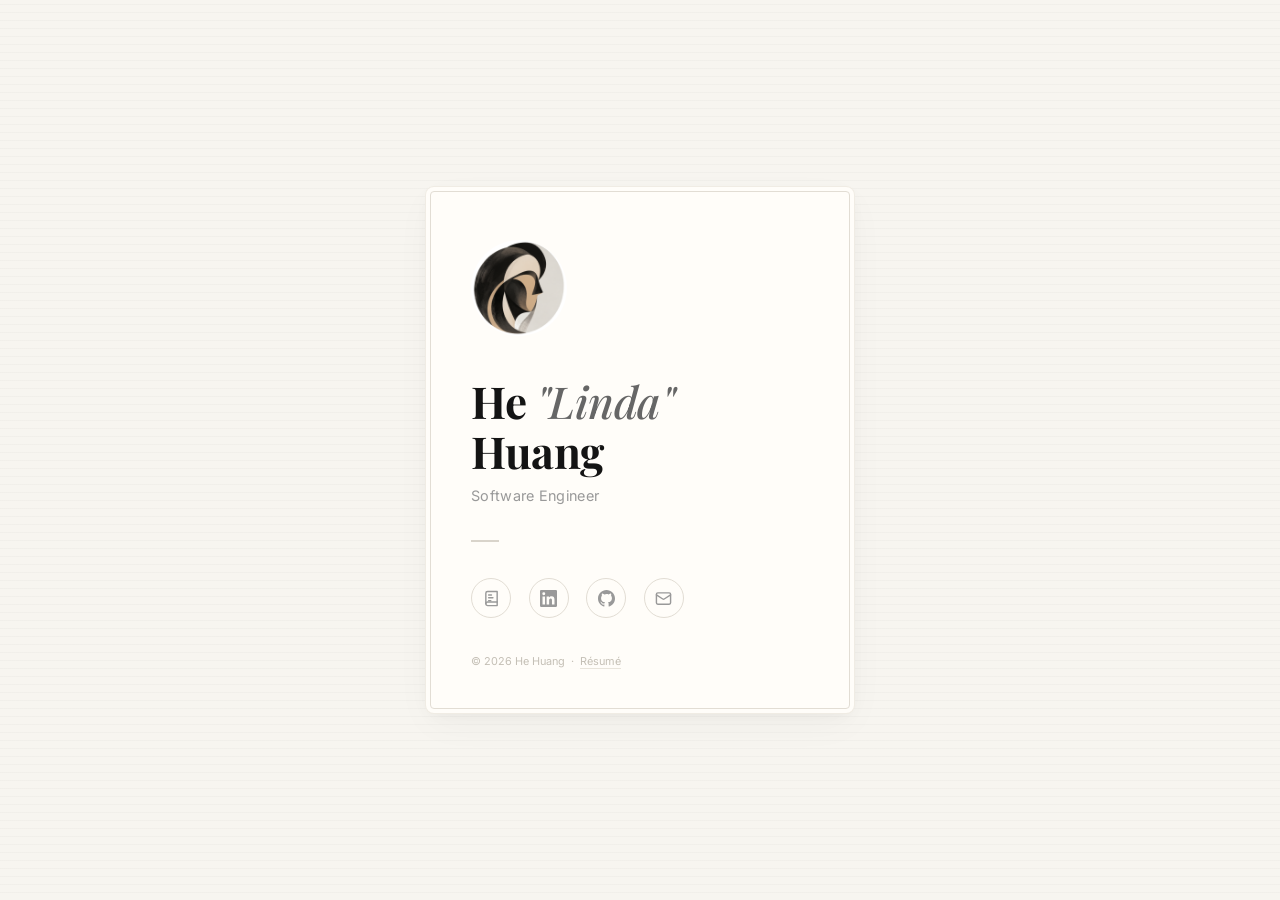
<file: index.html>
<!DOCTYPE html>
<html lang="en">
<head>
    <meta charset="UTF-8" />
    <meta name="viewport" content="width=device-width, initial-scale=1.0" />
    <title>He "Linda" Huang</title>
    <link rel="icon" type="image/svg+xml" href="favicon.svg" />
    <link rel="apple-touch-icon" href="images/apple-touch-icon.png" />
    <link rel="preconnect" href="https://fonts.googleapis.com" />
    <link rel="preconnect" href="https://fonts.gstatic.com" crossorigin />
    <link href="https://fonts.googleapis.com/css2?family=Playfair+Display:ital,wght@0,500;0,700;1,500&family=Inter:wght@400;500&display=swap" rel="stylesheet" />
    <style>
        *, *::before, *::after { box-sizing: border-box; margin: 0; padding: 0; }
        html { -webkit-font-smoothing: antialiased; -moz-osx-font-smoothing: grayscale; }

        body {
            font-family: "Inter", -apple-system, BlinkMacSystemFont, "Segoe UI", Roboto, sans-serif;
            font-weight: 400;
            color: #1a1a1a;
            min-height: 100vh;
            display: flex;
            align-items: center;
            justify-content: center;
            padding: 2rem;
            /* Paper-like background: warm tone + faint horizontal lines */
            background-color: #f7f5f0;
            background-image:
                repeating-linear-gradient(
                    0deg,
                    transparent,
                    transparent 7px,
                    rgba(0,0,0,0.025) 7px,
                    rgba(0,0,0,0.025) 8px
                );
        }

        /* ── Card container ── */
        .card {
            max-width: 420px;
            width: 100%;
            background: #fffdf9;
            border: 1px solid #e2ddd4;
            border-radius: 4px;
            padding: 3rem 2.5rem 2.5rem;
            /* 替换旧的阴影和 outline，用一层特殊的 shadow 完美模拟双边框 */
            box-shadow:
                0 0 0 4px #fffdf9,         /* 模拟 4px 的白色间隙 */
                0 0 0 5px #f0ece4,         /* 模拟原先 1px 的外边框 */
                0 1px 2px rgba(0,0,0,0.04),
                0 4px 16px rgba(0,0,0,0.05),
                0 12px 40px rgba(0,0,0,0.04);
            animation: fadeUp 1s cubic-bezier(0.16, 1, 0.3, 1) both;
        }
        @keyframes fadeUp {
            from { opacity: 0; transform: translateY(20px); }
            to   { opacity: 1; transform: translateY(0); }
        }

        /* ── Avatar ── */
        .avatar {
            width: 96px;
            height: 96px;
            border-radius: 50%;
            object-fit: cover;
            margin-bottom: 2.25rem;
        }

        /* ── Name ── */
        .name {
            font-family: "Playfair Display", Georgia, "Times New Roman", serif;
            font-weight: 700;
            font-size: 2.75rem;
            line-height: 1.15;
            letter-spacing: -0.5px;
            color: #141414;
            margin-bottom: 0.65rem;
        }
        .name em {
            font-style: italic;
            font-weight: 500;
            color: #666;
        }

        /* ── Title ── */
        .title {
            font-weight: 400;
            font-size: 0.9rem;
            color: #999;
            letter-spacing: 0.3px;
            margin-bottom: 2.25rem;
        }

        /* ── Separator ── */
        .sep {
            width: 28px;
            height: 2px;
            background: #d9d4cb;
            margin-bottom: 2.25rem;
        }

        /* ── Social links ── */
        .links {
            display: flex;
            gap: 1.1rem;
            flex-wrap: wrap;
        }
        .links a {
            display: inline-flex;
            align-items: center;
            justify-content: center;
            width: 40px;
            height: 40px;
            border-radius: 50%;
            color: #999;
            background: transparent;
            border: 1px solid #e2ddd4;
            text-decoration: none;
            transition: all 0.25s ease;
        }
        .links a svg {
            width: 17px;
            height: 17px;
        }
        .links a:hover {
            color: #141414;
            border-color: #999;
            transform: translateY(-2px);
        }

        /* ── Footer ── */
        .footer {
            margin-top: 2.25rem;
            font-size: 0.68rem;
            color: #c4bfb5;
        }
        .footer a {
            color: #c4bfb5;
            text-decoration: none;
            border-bottom: 1px solid #e8e4db;
            transition: all 0.2s;
        }
        .footer a:hover {
            color: #666;
            border-bottom-color: #999;
        }

        /* ── Responsive ── */
        @media (max-width: 480px) {
            body { padding: 1.25rem; }
            .card {
                padding: 2.25rem 1.5rem 1.75rem;
            }
            .name { font-size: 2.1rem; }
        }

        @media (prefers-reduced-motion: reduce) {
            .card { animation: none; }
        }
    </style>
</head>
<body>
    <main class="card">
        <img class="avatar" src="images/avatar-new.png" alt="He Huang" />

        <h1 class="name">He <em>"Linda"</em><br>Huang</h1>

        <p class="title">Software Engineer</p>

        <div class="sep" aria-hidden="true"></div>

        <nav class="links" aria-label="Social links">
            <a href="https://blog.1mether.me/" target="_blank" rel="noopener" aria-label="Blog" title="Blog">
                <svg viewBox="0 0 24 24" fill="none" stroke="currentColor" stroke-width="2" stroke-linecap="round" stroke-linejoin="round">
                    <path d="M4 19.5A2.5 2.5 0 0 1 6.5 17H20"/><path d="M6.5 2H20v20H6.5A2.5 2.5 0 0 1 4 19.5v-15A2.5 2.5 0 0 1 6.5 2z"/>
                    <polyline points="8,7 12,7"/><polyline points="8,11 14,11"/><polyline points="8,15 11,15"/>
                </svg>
            </a>
            <a href="https://www.linkedin.com/in/locoda/" target="_blank" rel="noopener" aria-label="LinkedIn" title="LinkedIn">
                <svg viewBox="0 0 24 24" fill="currentColor">
                    <path d="M20.447 20.452h-3.554v-5.569c0-1.328-.027-3.037-1.852-3.037-1.853 0-2.136 1.445-2.136 2.939v5.667H9.351V9h3.414v1.561h.046c.477-.9 1.637-1.85 3.37-1.85 3.601 0 4.267 2.37 4.267 5.455v6.286zM5.337 7.433a2.062 2.062 0 0 1-2.063-2.065 2.064 2.064 0 1 1 2.063 2.065zm1.782 13.019H3.555V9h3.564v11.452zM22.225 0H1.771C.792 0 0 .774 0 1.729v20.542C0 23.227.792 24 1.771 24h20.451C23.2 24 24 23.227 24 22.271V1.729C24 .774 23.2 0 22.222 0h.003z"/>
                </svg>
            </a>
            <a href="https://github.com/locoda" target="_blank" rel="noopener" aria-label="GitHub" title="GitHub">
                <svg viewBox="0 0 24 24" fill="currentColor">
                    <path d="M12 0C5.374 0 0 5.373 0 12c0 5.302 3.438 9.8 8.207 11.387.599.111.793-.261.793-.577v-2.234c-3.338.726-4.033-1.416-4.033-1.416-.546-1.387-1.333-1.756-1.333-1.756-1.089-.745.083-.729.083-.729 1.205.084 1.839 1.237 1.839 1.237 1.07 1.834 2.807 1.304 3.492.997.107-.775.418-1.305.762-1.604-2.665-.305-5.467-1.334-5.467-5.931 0-1.311.469-2.381 1.236-3.221-.124-.303-.535-1.524.117-3.176 0 0 1.008-.322 3.301 1.23A11.509 11.509 0 0 1 12 5.803c1.02.005 2.047.138 3.006.404 2.291-1.552 3.297-1.23 3.297-1.23.653 1.653.242 2.874.118 3.176.77.84 1.235 1.911 1.235 3.221 0 4.609-2.807 5.624-5.479 5.921.43.372.823 1.102.823 2.222v3.293c0 .319.192.694.801.576C20.566 21.797 24 17.3 24 12c0-6.627-5.373-12-12-12z"/>
                </svg>
            </a>
            <a href="mailto:hhuang1206@gmail.com" aria-label="Email" title="Email">
                <svg viewBox="0 0 24 24" fill="none" stroke="currentColor" stroke-width="2" stroke-linecap="round" stroke-linejoin="round">
                    <rect x="2" y="4" width="20" height="16" rx="2"/><path d="m22 7-8.97 5.7a1.94 1.94 0 0 1-2.06 0L2 7"/>
                </svg>
            </a>
        </nav>

        <p class="footer">
            &copy; 2026 He Huang &nbsp;&middot;&nbsp; <a href="resume.pdf" target="_blank">Résumé</a>
        </p>
    </main>
</body>
</html>
</file>
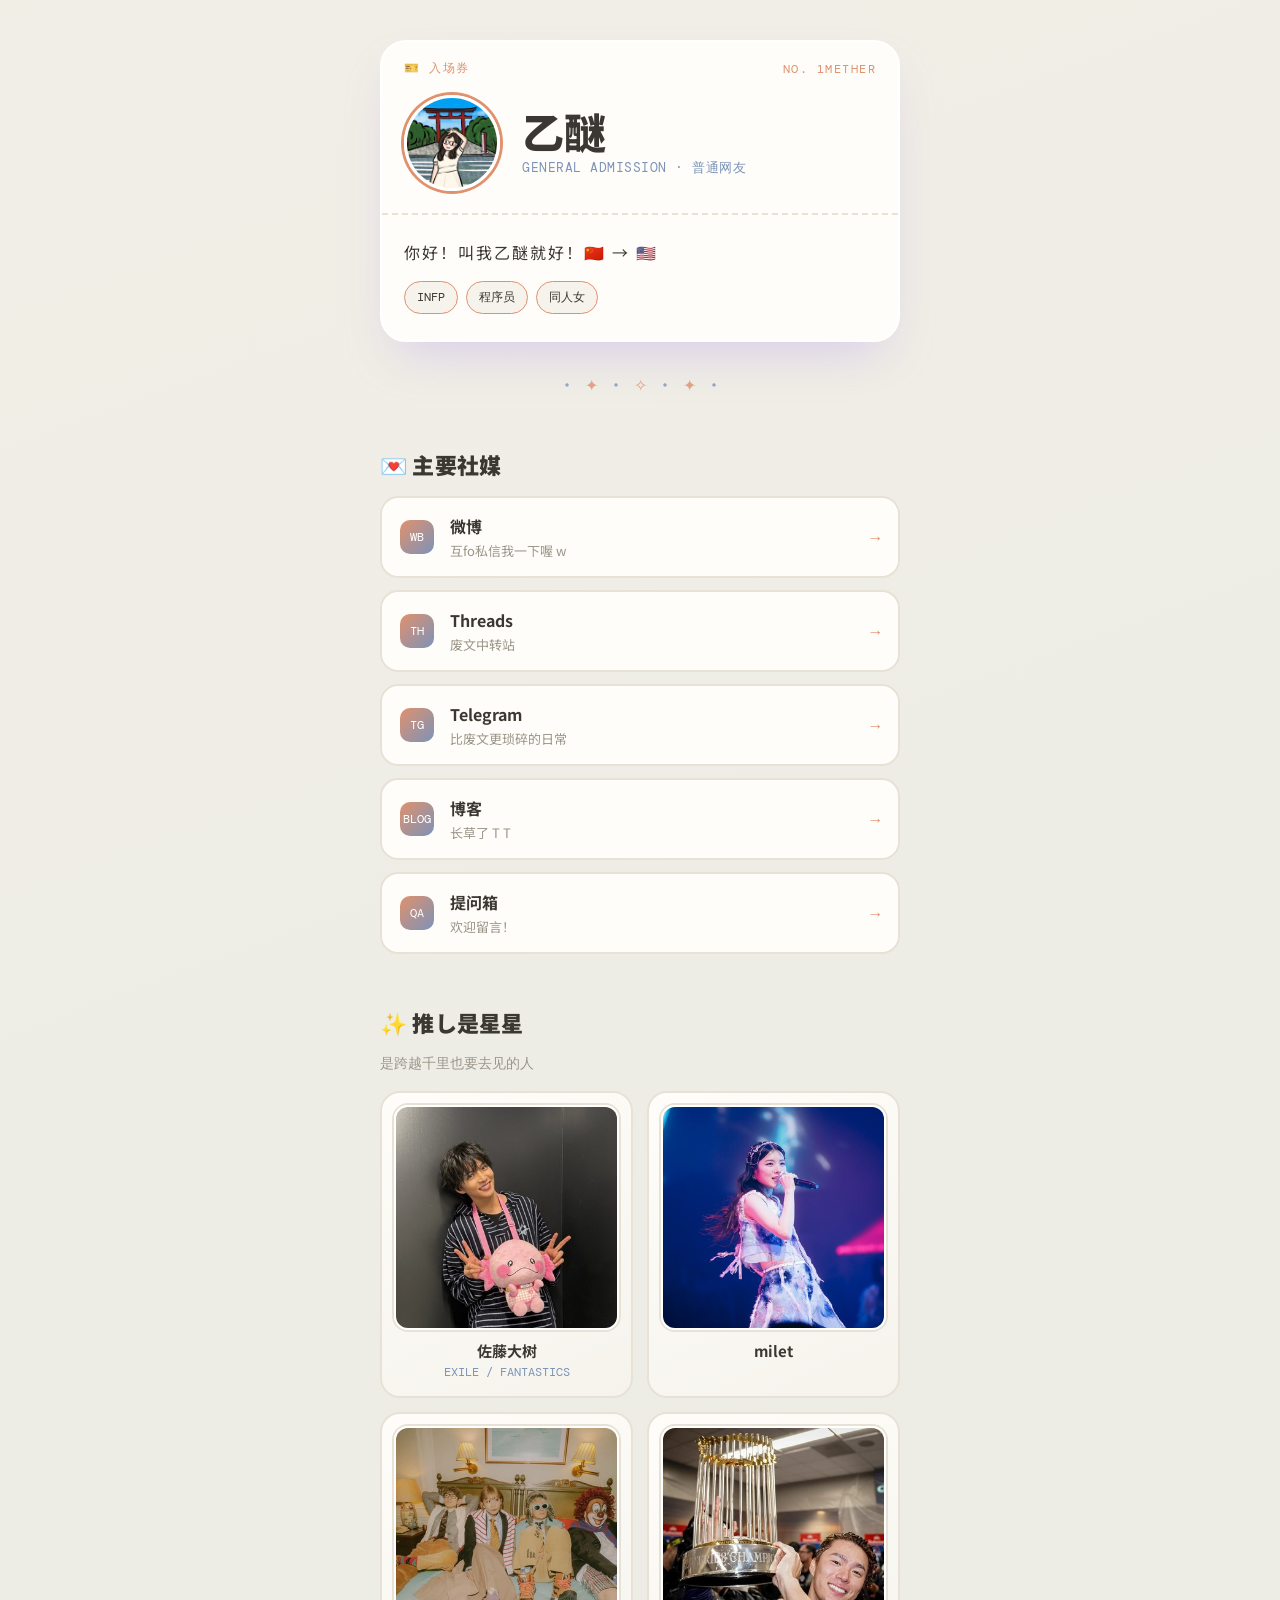
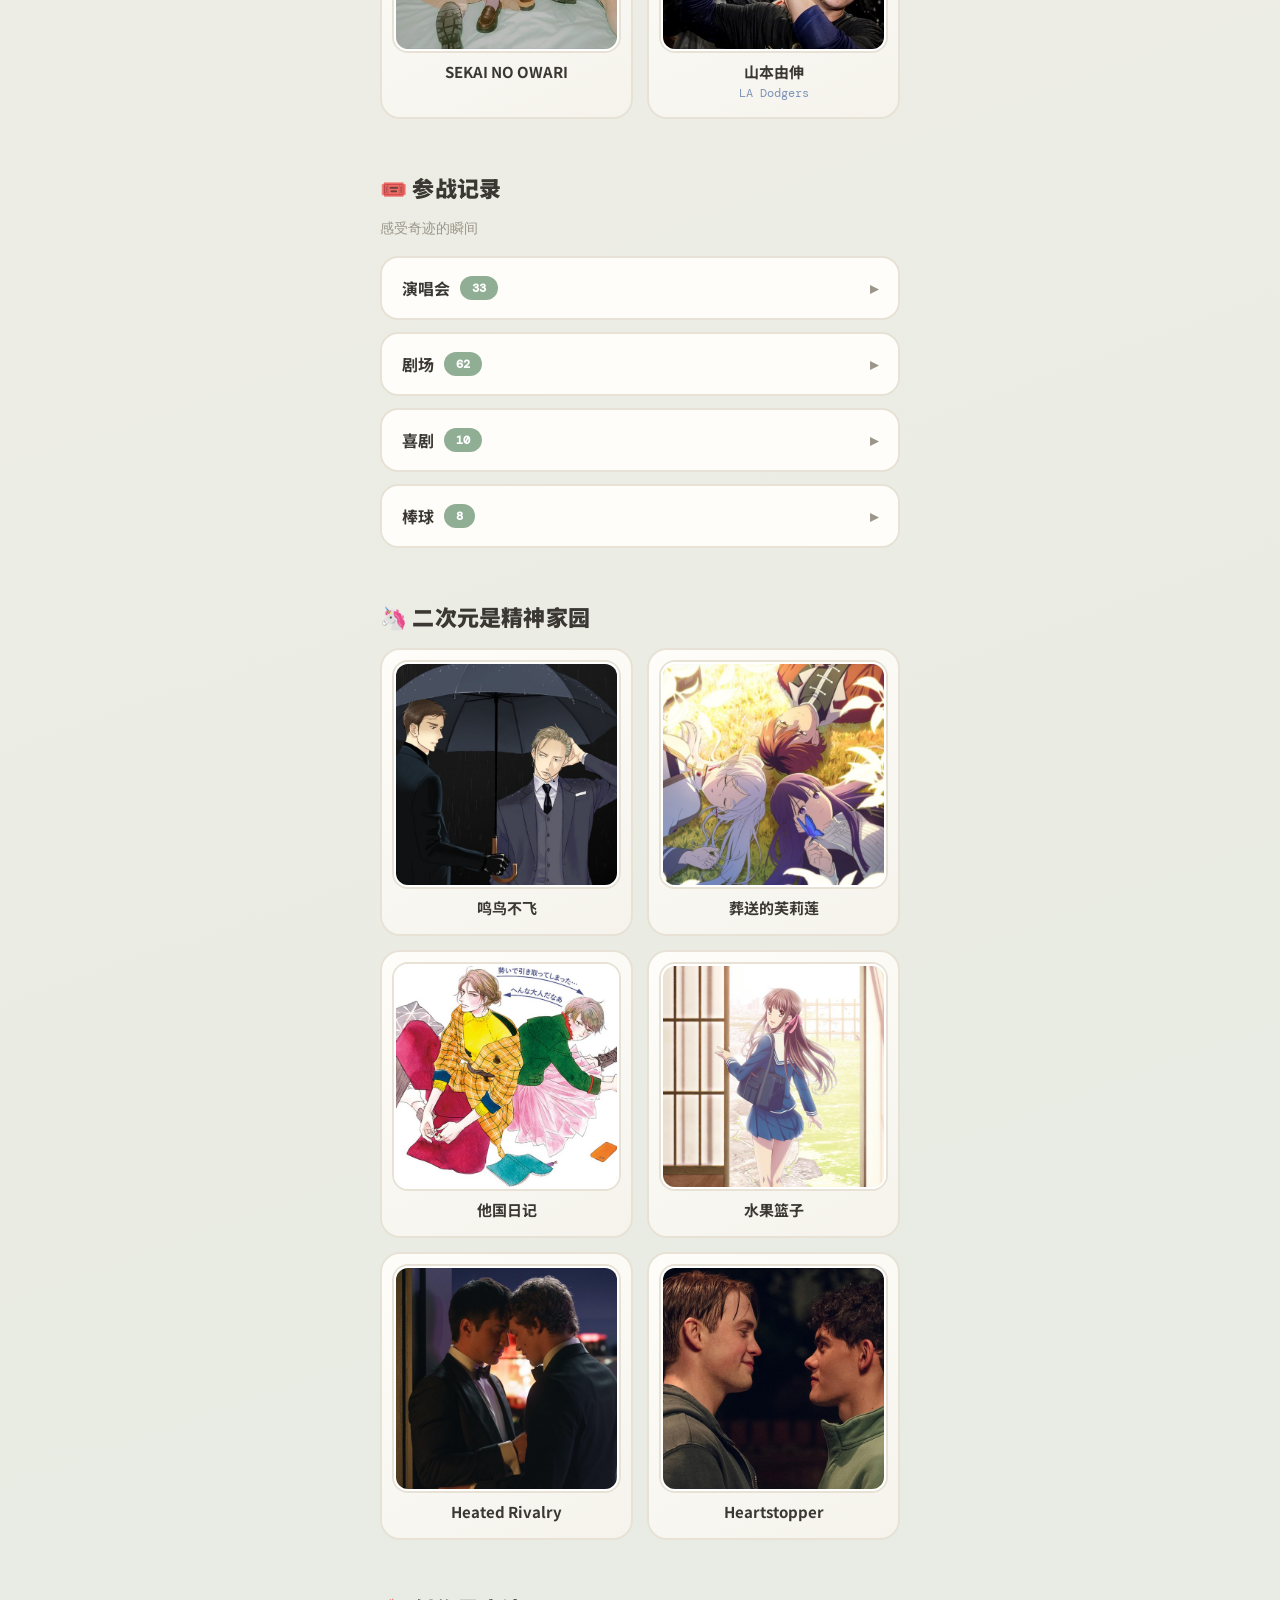
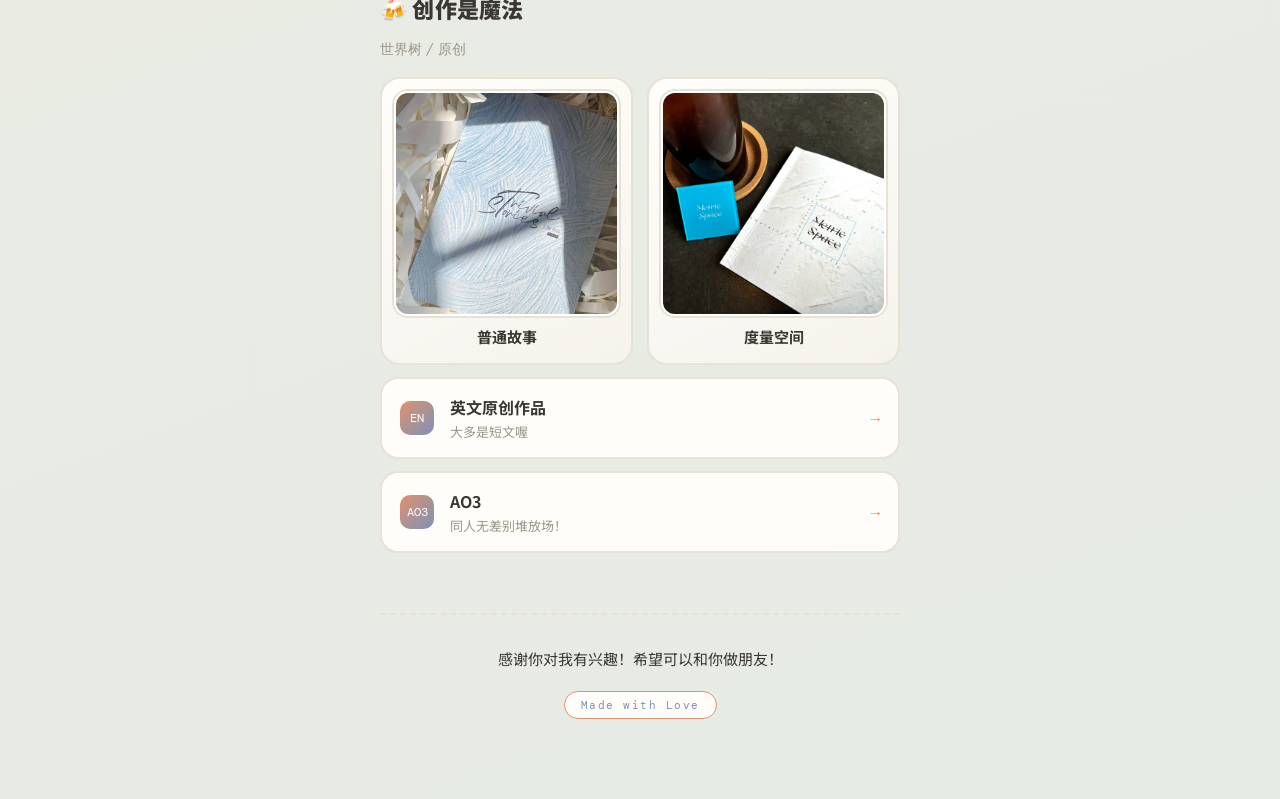
<file: links/index.html>
<!DOCTYPE html>
<html lang="zh">
<head>
<meta charset="UTF-8">
<meta name="viewport" content="width=device-width, initial-scale=1">
<title>乙醚 · 一点点关于我</title>
<link rel="icon" type="image/svg+xml" href="../favicon.svg" />
<link rel="preconnect" href="https://fonts.googleapis.com">
<link rel="preconnect" href="https://fonts.gstatic.com" crossorigin>
<link href="https://fonts.googleapis.com/css2?family=Outfit:wght@400;500;600;700&family=DM+Mono:wght@400;500&family=Quicksand:wght@400;500;600&family=Noto+Sans+SC:wght@400;500;700;900&display=swap" rel="stylesheet">
<link rel="stylesheet" href="../css/common.css">
</head>
<body>
<div class="wrap">

  <!-- HERO TICKET -->
  <div class="hero">
    <div class="hero-top">
      <span>🎫 入场券</span>
      <span>NO. 1METHER</span>
    </div>
    <div class="hero-main">
      <div class="avatar">
        <img src="../images/avatar.jpg" alt="乙醚">
      </div>
      <div class="hero-id">
        <div class="name">乙醚</div>
        <div class="role">GENERAL ADMISSION · 普通网友</div>
      </div>
    </div>
    <div class="tear"></div>
    <div class="hero-bio">
      <div class="flags">你好！叫我乙醚就好！🇨🇳 → 🇺🇸</div>
      <div class="hero-tags">
        <span>INFP</span>
        <span>程序员</span>
        <span>同人女</span>
      </div>
    </div>
  </div>

  <div class="barcode">
    <span>·</span><span>✦</span><span>·</span><span>✧</span><span>·</span><span>✦</span><span>·</span>
  </div>

  <!-- SOCIAL LINKS -->
  <div class="section-head"><h2 class="cjk">💌 主要社媒</h2></div>
  <a class="ticket-link" href="https://weibo.com/u/1864422312" target="_blank" rel="noopener">
      <span class="tl-code">WB</span>
      <span class="tl-body">
        <span class="tl-name">微博</span>
        <span class="tl-desc">互fo私信我一下喔 w</span>
      </span>
      <span class="tl-arrow">→</span>
    </a>
<a class="ticket-link" href="https://www.threads.com/@1mether" target="_blank" rel="noopener">
      <span class="tl-code">TH</span>
      <span class="tl-body">
        <span class="tl-name">Threads</span>
        <span class="tl-desc">废文中转站</span>
      </span>
      <span class="tl-arrow">→</span>
    </a>
<a class="ticket-link" href="https://t.me/ethersdaily" target="_blank" rel="noopener">
      <span class="tl-code">TG</span>
      <span class="tl-body">
        <span class="tl-name">Telegram</span>
        <span class="tl-desc">比废文更琐碎的日常</span>
      </span>
      <span class="tl-arrow">→</span>
    </a>
<a class="ticket-link" href="https://blog.1mether.me/" target="_blank" rel="noopener">
      <span class="tl-code">BLOG</span>
      <span class="tl-body">
        <span class="tl-name">博客</span>
        <span class="tl-desc">长草了 T T</span>
      </span>
      <span class="tl-arrow">→</span>
    </a>
<a class="ticket-link" href="https://pome.vip/enj6M7Xe" target="_blank" rel="noopener">
      <span class="tl-code">QA</span>
      <span class="tl-body">
        <span class="tl-name">提问箱</span>
        <span class="tl-desc">欢迎留言！</span>
      </span>
      <span class="tl-arrow">→</span>
    </a>

  <!-- OSHI -->
  <div class="section-head"><h2 class="cjk">✨ 推し是星星</h2></div>
  <div class="section-sub">是跨越千里也要去见的人</div>
  <div class="badges">
    <div class="badge">
      <img class="badge-photo" src="../images/oshi-taiki.jpg" alt="佐藤大树">
      <span class="badge-text">
        <span class="badge-group">佐藤大树</span>
        <span class="badge-person">EXILE / FANTASTICS</span>
      </span>
    </div>
<div class="badge">
      <img class="badge-photo" src="../images/oshi-milet.jpg" alt="milet">
      <span class="badge-text">
        <span class="badge-group">milet</span>
        
      </span>
    </div>
<div class="badge">
      <img class="badge-photo" src="../images/oshi-skno.jpg" alt="SEKAI NO OWARI">
      <span class="badge-text">
        <span class="badge-group">SEKAI NO OWARI</span>
        
      </span>
    </div>
<div class="badge">
      <img class="badge-photo" src="../images/oshi-yamamoto.jpg" alt="山本由伸">
      <span class="badge-text">
        <span class="badge-group">山本由伸</span>
        <span class="badge-person">LA Dodgers</span>
      </span>
    </div>
  </div>

  <!-- LOGS -->
  <div class="section-head"><h2 class="cjk">🎟️ 参战记录</h2></div>
  <div class="section-sub">感受奇迹的瞬间</div>

  <details class="log">
    <summary>
      <span class="log-meta">演唱会<span class="log-count">33</span></span>
      <span class="chev">▸</span>
    </summary>
    <div class="log-rows">
      <div class="row">
      <span class="row-date">2023.03.02</span>
      <span class="row-title">林宥嘉</span>
      <span class="row-venue">San Jose Center for the Performing Arts</span>
    </div>
<div class="row">
      <span class="row-date">2023.04.16</span>
      <span class="row-title">RADWIMPS</span>
      <span class="row-venue">San Jose Civic</span>
    </div>
<div class="row">
      <span class="row-date">2023.06.13</span>
      <span class="row-title">TWICE</span>
      <span class="row-venue">Oakland Arena</span>
    </div>
<div class="row">
      <span class="row-date">2023.08.05–06</span>
      <span class="row-title">HITC</span>
      <span class="row-venue">Rose Bowl</span>
    </div>
<div class="row">
      <span class="row-date">2023.10.28</span>
      <span class="row-title">milet</span>
      <span class="row-venue">広島文化学園HBGホール</span>
    </div>
<div class="row">
      <span class="row-date">2023.11.20</span>
      <span class="row-title">Everglow</span>
      <span class="row-venue">The Warfield</span>
    </div>
<div class="row">
      <span class="row-date">2024.03.16</span>
      <span class="row-title">IVE</span>
      <span class="row-venue">Oakland Arena</span>
    </div>
<div class="row">
      <span class="row-date">2024.03.29</span>
      <span class="row-title">Ado</span>
      <span class="row-venue">Peacock Theater</span>
    </div>
<div class="row">
      <span class="row-date">2024.04.21</span>
      <span class="row-title">YOASOBI</span>
      <span class="row-venue">The Warfield</span>
    </div>
<div class="row">
      <span class="row-date">2024.06.08</span>
      <span class="row-title">ITZY</span>
      <span class="row-venue">Oakland Arena</span>
    </div>
<div class="row">
      <span class="row-date">2024.07.11</span>
      <span class="row-title">NAOTO</span>
      <span class="row-venue">名古屋国際会議場</span>
    </div>
<div class="row">
      <span class="row-date">2024.07.12–13</span>
      <span class="row-title">SEKAI NO OWARI</span>
      <span class="row-venue">名古屋市国際展示場</span>
    </div>
<div class="row">
      <span class="row-date">2024.07.14–15</span>
      <span class="row-title">FANTASTICS</span>
      <span class="row-venue">幕張メッセ</span>
    </div>
<div class="row">
      <span class="row-date">2024.09.08</span>
      <span class="row-title">(G)I-DLE</span>
      <span class="row-venue">Oakland Arena</span>
    </div>
<div class="row">
      <span class="row-date">2024.10.08</span>
      <span class="row-title">XG</span>
      <span class="row-venue">Bill Graham Civic Auditorium</span>
    </div>
<div class="row">
      <span class="row-date">2024.11.30–12.01</span>
      <span class="row-title">milet</span>
      <span class="row-venue">台北流行音樂中心</span>
    </div>
<div class="row">
      <span class="row-date">2024.12.10</span>
      <span class="row-title">Kiss of Life</span>
      <span class="row-venue">The Warfield</span>
    </div>
<div class="row">
      <span class="row-date">2025.03.16</span>
      <span class="row-title">matsuri'25</span>
      <span class="row-venue">Peacock Theater</span>
    </div>
<div class="row">
      <span class="row-date">2025.03.29</span>
      <span class="row-title">Mayday</span>
      <span class="row-venue">Allegiant Stadium</span>
    </div>
<div class="row">
      <span class="row-date">2025.04.06</span>
      <span class="row-title">米津玄师</span>
      <span class="row-venue">Youtube Theater</span>
    </div>
<div class="row">
      <span class="row-date">2025.04.15</span>
      <span class="row-title">羊文学</span>
      <span class="row-venue">August Hall</span>
    </div>
<div class="row">
      <span class="row-date">2025.05.16</span>
      <span class="row-title">ONE OK ROCK</span>
      <span class="row-venue">Bill Graham Civic Auditorium</span>
    </div>
<div class="row">
      <span class="row-date">2025.05.28</span>
      <span class="row-title">あいみょん</span>
      <span class="row-venue">さいたまスーパーアリーナ</span>
    </div>
<div class="row">
      <span class="row-date">2025.05.29</span>
      <span class="row-title">SEKAI NO OWARI</span>
      <span class="row-venue">Zepp Nagoya</span>
    </div>
<div class="row">
      <span class="row-date">2025.05.30–06.01</span>
      <span class="row-title">EXILE</span>
      <span class="row-venue">ワールド記念ホール</span>
    </div>
<div class="row">
      <span class="row-date">2025.07.13</span>
      <span class="row-title">Ado</span>
      <span class="row-venue">SAP Center</span>
    </div>
<div class="row">
      <span class="row-date">2025.12.26</span>
      <span class="row-title">UVERworld vs. SEKAI NO OWARI</span>
      <span class="row-venue">日本武道館</span>
    </div>
<div class="row">
      <span class="row-date">2025.12.27–28</span>
      <span class="row-title">EXILE</span>
      <span class="row-venue">バンテリンドーム ナゴヤ</span>
    </div>
<div class="row">
      <span class="row-date">2026.01.18</span>
      <span class="row-title">TWICE</span>
      <span class="row-venue">Oakland Arena</span>
    </div>
<div class="row">
      <span class="row-date">2026.02.14</span>
      <span class="row-title">milet</span>
      <span class="row-venue">日本武道館</span>
    </div>
<div class="row">
      <span class="row-date">2026.05.16</span>
      <span class="row-title">Zigpangu</span>
      <span class="row-venue">Rose Bowl</span>
    </div>
<div class="row">
      <span class="row-date">2026.08.15–16</span>
      <span class="row-title">SEKAI NO OWARI</span>
      <span class="row-venue">東京ドーム</span>
    </div>
<div class="row">
      <span class="row-date">2026.09.23</span>
      <span class="row-title">LE SSERAFIM</span>
      <span class="row-venue">SAP Center</span>
    </div>
    </div>
  </details>

  <details class="log">
    <summary>
      <span class="log-meta">剧场<span class="log-count">62</span></span>
      <span class="chev">▸</span>
    </summary>
    <div class="log-rows">
      <div class="row">
      <span class="row-date">2021.08.25</span>
      <span class="row-title">Hamilton</span>
      <span class="row-venue">San Francisco</span>
    </div>
<div class="row">
      <span class="row-date">2021.11.02</span>
      <span class="row-title">My Fair Lady</span>
      <span class="row-venue">San Francisco</span>
    </div>
<div class="row">
      <span class="row-date">2022.04.20</span>
      <span class="row-title">Rent</span>
      <span class="row-venue">Carmel-by-the-Sea</span>
    </div>
<div class="row">
      <span class="row-date">2022.06.08</span>
      <span class="row-title">Dear Evan Hansen</span>
      <span class="row-venue">San Jose</span>
    </div>
<div class="row">
      <span class="row-date">2022.06.21</span>
      <span class="row-title">Hadestown</span>
      <span class="row-venue">San Francisco</span>
    </div>
<div class="row">
      <span class="row-date">2022.07.14</span>
      <span class="row-title">Come From Away</span>
      <span class="row-venue">San Jose</span>
    </div>
<div class="row">
      <span class="row-date">2022.07.17</span>
      <span class="row-title">Prom</span>
      <span class="row-venue">San Francisco</span>
    </div>
<div class="row">
      <span class="row-date">2022.08.19</span>
      <span class="row-title">Lion King</span>
      <span class="row-venue">San Jose</span>
    </div>
<div class="row">
      <span class="row-date">2022.11.23</span>
      <span class="row-title">Frozen</span>
      <span class="row-venue">San Francisco</span>
    </div>
<div class="row">
      <span class="row-date">2023.01.31</span>
      <span class="row-title">Dear Evan Hansen</span>
      <span class="row-venue">San Francisco</span>
    </div>
<div class="row">
      <span class="row-date">2023.02.15</span>
      <span class="row-title">Dear Evan Hansen</span>
      <span class="row-venue">San Francisco</span>
    </div>
<div class="row">
      <span class="row-date">2023.06.17</span>
      <span class="row-title">The Book of Mormon</span>
      <span class="row-venue">San Francisco</span>
    </div>
<div class="row">
      <span class="row-date">2023.06.28</span>
      <span class="row-title">Parade</span>
      <span class="row-venue">New York</span>
    </div>
<div class="row">
      <span class="row-date">2023.06.29</span>
      <span class="row-title">Kimberly Akimbo</span>
      <span class="row-venue">New York</span>
    </div>
<div class="row">
      <span class="row-date">2023.07.01</span>
      <span class="row-title">Sleep No More</span>
      <span class="row-venue">New York</span>
    </div>
<div class="row">
      <span class="row-date">2023.07.01</span>
      <span class="row-title">Six</span>
      <span class="row-venue">New York</span>
    </div>
<div class="row">
      <span class="row-date">2023.07.08</span>
      <span class="row-title">Les Misérables</span>
      <span class="row-venue">San Francisco</span>
    </div>
<div class="row">
      <span class="row-date">2023.07.13</span>
      <span class="row-title">Les Misérables</span>
      <span class="row-venue">San Francisco</span>
    </div>
<div class="row">
      <span class="row-date">2023.09.27</span>
      <span class="row-title">Hadestown</span>
      <span class="row-venue">San Jose</span>
    </div>
<div class="row">
      <span class="row-date">2023.10.21</span>
      <span class="row-title">Les Misérables</span>
      <span class="row-venue">San Jose</span>
    </div>
<div class="row">
      <span class="row-date">2023.11.16</span>
      <span class="row-title">红与黑</span>
      <span class="row-venue">上海</span>
    </div>
<div class="row">
      <span class="row-date">2024.02.24</span>
      <span class="row-title">Chicago</span>
      <span class="row-venue">San Jose</span>
    </div>
<div class="row">
      <span class="row-date">2024.05.22</span>
      <span class="row-title">Stereophonic</span>
      <span class="row-venue">New York</span>
    </div>
<div class="row">
      <span class="row-date">2024.05.23</span>
      <span class="row-title">Suffs</span>
      <span class="row-venue">New York</span>
    </div>
<div class="row">
      <span class="row-date">2024.05.27</span>
      <span class="row-title">Sleep No More</span>
      <span class="row-venue">New York</span>
    </div>
<div class="row">
      <span class="row-date">2024.06.01</span>
      <span class="row-title">tick, tick… BOOM!</span>
      <span class="row-venue">San Francisco</span>
    </div>
<div class="row">
      <span class="row-date">2024.06.06</span>
      <span class="row-title">The Lehman Trilogy</span>
      <span class="row-venue">San Francisco</span>
    </div>
<div class="row">
      <span class="row-date">2024.06.16</span>
      <span class="row-title">The Lehman Trilogy</span>
      <span class="row-venue">San Francisco</span>
    </div>
<div class="row">
      <span class="row-date">2024.06.22</span>
      <span class="row-title">Company</span>
      <span class="row-venue">San Francisco</span>
    </div>
<div class="row">
      <span class="row-date">2024.09.05</span>
      <span class="row-title">Wicked</span>
      <span class="row-venue">San Francisco</span>
    </div>
<div class="row">
      <span class="row-date">2024.09.14</span>
      <span class="row-title">Private Lives</span>
      <span class="row-venue">San Francisco</span>
    </div>
<div class="row">
      <span class="row-date">2024.11.02</span>
      <span class="row-title">The Play That Goes Wrong</span>
      <span class="row-venue">San Francisco</span>
    </div>
<div class="row">
      <span class="row-date">2024.11.23</span>
      <span class="row-title">Come From Away</span>
      <span class="row-venue">San Jose</span>
    </div>
<div class="row">
      <span class="row-date">2024.11.26</span>
      <span class="row-title">A Whynot Christmas Carol</span>
      <span class="row-venue">San Francisco</span>
    </div>
<div class="row">
      <span class="row-date">2024.12.07</span>
      <span class="row-title">Nutcracker</span>
      <span class="row-venue">San Jose</span>
    </div>
<div class="row">
      <span class="row-date">2024.12.17</span>
      <span class="row-title">Hamilton</span>
      <span class="row-venue">San Francisco</span>
    </div>
<div class="row">
      <span class="row-date">2025.02.03</span>
      <span class="row-title">Nobody Loves You</span>
      <span class="row-venue">San Francisco</span>
    </div>
<div class="row">
      <span class="row-date">2025.03.18</span>
      <span class="row-title">The Cher Show</span>
      <span class="row-venue">San Jose</span>
    </div>
<div class="row">
      <span class="row-date">2025.04.16</span>
      <span class="row-title">Six</span>
      <span class="row-venue">San Francisco</span>
    </div>
<div class="row">
      <span class="row-date">2025.06.07</span>
      <span class="row-title">Next to Normal</span>
      <span class="row-venue">San Francisco</span>
    </div>
<div class="row">
      <span class="row-date">2025.07.05</span>
      <span class="row-title">&Juliet</span>
      <span class="row-venue">San Francisco</span>
    </div>
<div class="row">
      <span class="row-date">2025.09.20</span>
      <span class="row-title">Shucked</span>
      <span class="row-venue">San Francisco</span>
    </div>
<div class="row">
      <span class="row-date">2025.09.21</span>
      <span class="row-title">9 to 5</span>
      <span class="row-venue">San Francisco</span>
    </div>
<div class="row">
      <span class="row-date">2025.11.01</span>
      <span class="row-title">Suffs</span>
      <span class="row-venue">San Francisco</span>
    </div>
<div class="row">
      <span class="row-date">2025.11.08</span>
      <span class="row-title">Maybe Happy Ending</span>
      <span class="row-venue">New York</span>
    </div>
<div class="row">
      <span class="row-date">2025.11.09</span>
      <span class="row-title">Hamilton</span>
      <span class="row-venue">New York</span>
    </div>
<div class="row">
      <span class="row-date">2025.11.15</span>
      <span class="row-title">Stereophonic</span>
      <span class="row-venue">San Francisco</span>
    </div>
<div class="row">
      <span class="row-date">2025.11.29</span>
      <span class="row-title">Kinky Boots</span>
      <span class="row-venue">San Jose</span>
    </div>
<div class="row">
      <span class="row-date">2026.02.28</span>
      <span class="row-title">The Notebook</span>
      <span class="row-venue">San Francisco</span>
    </div>
<div class="row">
      <span class="row-date">2026.02.28</span>
      <span class="row-title">All Things Equal</span>
      <span class="row-venue">San Francisco</span>
    </div>
<div class="row">
      <span class="row-date">2026.03.07</span>
      <span class="row-title">Paranormal Activity</span>
      <span class="row-venue">San Francisco</span>
    </div>
<div class="row">
      <span class="row-date">2026.03.14</span>
      <span class="row-title">SPAMALOT</span>
      <span class="row-venue">San Francisco</span>
    </div>
<div class="row">
      <span class="row-date">2026.03.14</span>
      <span class="row-title">||:GIRLS:||:CHANCE:||:MUSIC:||</span>
      <span class="row-venue">San Francisco</span>
    </div>
<div class="row">
      <span class="row-date">2026.03.24</span>
      <span class="row-title">Primary Trust</span>
      <span class="row-venue">Palo Alto</span>
    </div>
<div class="row">
      <span class="row-date">2026.05.02</span>
      <span class="row-title">HAMNET</span>
      <span class="row-venue">San Francisco</span>
    </div>
<div class="row">
      <span class="row-date">2026.05.13</span>
      <span class="row-title">Hell's Kitchen</span>
      <span class="row-venue">San Francisco</span>
    </div>
<div class="row">
      <span class="row-date">2026.05.30</span>
      <span class="row-title">Mean Girls</span>
      <span class="row-venue">San Francisco</span>
    </div>
<div class="row">
      <span class="row-date">2026.07.22</span>
      <span class="row-title">The Employee Dharma Handbook</span>
      <span class="row-venue">Palo Alto</span>
    </div>
<div class="row">
      <span class="row-date">2026.07.25</span>
      <span class="row-title">Beauty and the Beast</span>
      <span class="row-venue">San Francisco</span>
    </div>
<div class="row">
      <span class="row-date">2026.08.22</span>
      <span class="row-title">Urinetown</span>
      <span class="row-venue">San Francisco</span>
    </div>
<div class="row">
      <span class="row-date">2026.09.20</span>
      <span class="row-title">Legally Blonde</span>
      <span class="row-venue">Berkeley</span>
    </div>
<div class="row">
      <span class="row-date">2026.09.29</span>
      <span class="row-title">North by Northwest</span>
      <span class="row-venue">San Francisco</span>
    </div>
    </div>
  </details>

  <details class="log">
    <summary>
      <span class="log-meta">喜剧<span class="log-count">10</span></span>
      <span class="chev">▸</span>
    </summary>
    <div class="log-rows">
      <div class="row">
      <span class="row-date">2022.01.21</span>
      <span class="row-title">Ronny Chieng</span>
      <span class="row-venue">San Jose</span>
    </div>
<div class="row">
      <span class="row-date">2023.05.11</span>
      <span class="row-title">Taylor Tomlinson</span>
      <span class="row-venue">Oakland</span>
    </div>
<div class="row">
      <span class="row-date">2023.10.10</span>
      <span class="row-title">德云社</span>
      <span class="row-venue">San Jose</span>
    </div>
<div class="row">
      <span class="row-date">2023.12.16</span>
      <span class="row-title">Ali Wong</span>
      <span class="row-venue">San Francisco</span>
    </div>
<div class="row">
      <span class="row-date">2024.05.11</span>
      <span class="row-title">Daniel Sloss</span>
      <span class="row-venue">Santa Rosa</span>
    </div>
<div class="row">
      <span class="row-date">2024.10.18</span>
      <span class="row-title">Ronny Chieng</span>
      <span class="row-venue">San Jose</span>
    </div>
<div class="row">
      <span class="row-date">2025.09.13</span>
      <span class="row-title">Taylor Tomlinson</span>
      <span class="row-venue">Oakland</span>
    </div>
<div class="row">
      <span class="row-date">2025.11.08</span>
      <span class="row-title">Daniel Sloss</span>
      <span class="row-venue">New York</span>
    </div>
<div class="row">
      <span class="row-date">2026.09.26</span>
      <span class="row-title">杨蒙恩</span>
      <span class="row-venue">San Mateo</span>
    </div>
<div class="row">
      <span class="row-date">2026.10.17</span>
      <span class="row-title">Daniel Sloss</span>
      <span class="row-venue">San Francisco</span>
    </div>
    </div>
  </details>

  <details class="log">
    <summary>
      <span class="log-meta">棒球<span class="log-count">8</span></span>
      <span class="chev">▸</span>
    </summary>
    <div class="log-rows">
      <div class="row">
      <span class="row-date">2025.04.30</span>
      <span class="row-title">Marlins @ Dodgers</span>
      <span class="row-venue">Dodger Stadium</span>
    </div>
<div class="row">
      <span class="row-date">2025.06.19</span>
      <span class="row-title">Padres @ Dodgers</span>
      <span class="row-venue">Dodger Stadium</span>
    </div>
<div class="row">
      <span class="row-date">2025.07.13</span>
      <span class="row-title">Dodgers @ Giants</span>
      <span class="row-venue">Oracle Park</span>
    </div>
<div class="row">
      <span class="row-date">2025.09.14</span>
      <span class="row-title">Dodgers @ Giants</span>
      <span class="row-venue">Oracle Park</span>
    </div>
<div class="row">
      <span class="row-date">2026.04.13</span>
      <span class="row-title">Mets @ Dodgers</span>
      <span class="row-venue">UNIQLO Field at Dodger Stadium</span>
    </div>
<div class="row">
      <span class="row-date">2026.04.21</span>
      <span class="row-title">Dodgers @ Giants</span>
      <span class="row-venue">Oracle Park</span>
    </div>
<div class="row">
      <span class="row-date">2026.04.22</span>
      <span class="row-title">Dodgers @ Giants</span>
      <span class="row-venue">Oracle Park</span>
    </div>
<div class="row">
      <span class="row-date">2026.05.17</span>
      <span class="row-title">Dodgers @ Angels</span>
      <span class="row-venue">Angel Stadium</span>
    </div>
    </div>
  </details>

  <!-- ACG -->
  <div class="section-head"><h2 class="cjk">🦄 二次元是精神家园</h2></div>
  <div class="badges">
    <div class="badge">
      <img class="badge-photo" src="../images/acg-saezuru.jpg" alt="鸣鸟不飞">
      <span class="badge-text">
        <span class="badge-group">鸣鸟不飞</span>
      </span>
    </div>
    <div class="badge">
      <img class="badge-photo" src="../images/acg-frieren.jpg" alt="葬送的芙莉莲">
      <span class="badge-text">
        <span class="badge-group">葬送的芙莉莲</span>
      </span>
    </div>
    <div class="badge">
      <img class="badge-photo" src="../images/acg-ikoku.jpg" alt="他国日记">
      <span class="badge-text">
        <span class="badge-group">他国日记</span>
      </span>
    </div>
    <div class="badge">
      <img class="badge-photo" src="../images/acg-furuba.jpg" alt="水果篮子">
      <span class="badge-text">
        <span class="badge-group">水果篮子</span>
      </span>
    </div>
    <div class="badge">
      <img class="badge-photo" src="../images/acg-heated-rivalry.jpg" alt="Heated Rivalry">
      <span class="badge-text">
        <span class="badge-group">Heated Rivalry</span>
      </span>
    </div>
    <div class="badge">
      <img class="badge-photo" src="../images/acg-heartstopper.jpg" alt="Heartstopper">
      <span class="badge-text">
        <span class="badge-group">Heartstopper</span>
      </span>
    </div>
  </div>

  <!-- CREATIVE -->
  <div class="section-head"><h2 class="cjk">🍻 创作是魔法</h2></div>
  <div class="section-sub">世界树 / 原创</div>
  <div class="badges" style="margin-bottom:12px;">
    <div class="badge">
      <img class="badge-photo" src="../images/creative-story.jpg" alt="普通故事">
      <span class="badge-text">
        <span class="badge-group">普通故事</span>
      </span>
    </div>
    <div class="badge">
      <img class="badge-photo" src="../images/creative-space.jpg" alt="度量空间">
      <span class="badge-text">
        <span class="badge-group">度量空间</span>
      </span>
    </div>
  </div>
  <a class="ticket-link" href="https://www.yimiwriting.com/" target="_blank" rel="noopener">
      <span class="tl-code">EN</span>
      <span class="tl-body">
        <span class="tl-name">英文原创作品</span>
        <span class="tl-desc">大多是短文喔</span>
      </span>
      <span class="tl-arrow">→</span>
    </a>
  <a class="ticket-link" href="https://archiveofourown.org/users/1mether/works" target="_blank" rel="noopener">
      <span class="tl-code">AO3</span>
      <span class="tl-body">
        <span class="tl-name">AO3</span>
        <span class="tl-desc">同人无差别堆放场！</span>
      </span>
      <span class="tl-arrow">→</span>
    </a>

  <!-- FOOTER -->
  <div class="footer">
    <p>感谢你对我有兴趣！希望可以和你做朋友！</p>
    <span class="stamp">Made with Love</span>
  </div>

</div>
</body>
</html>
</file>
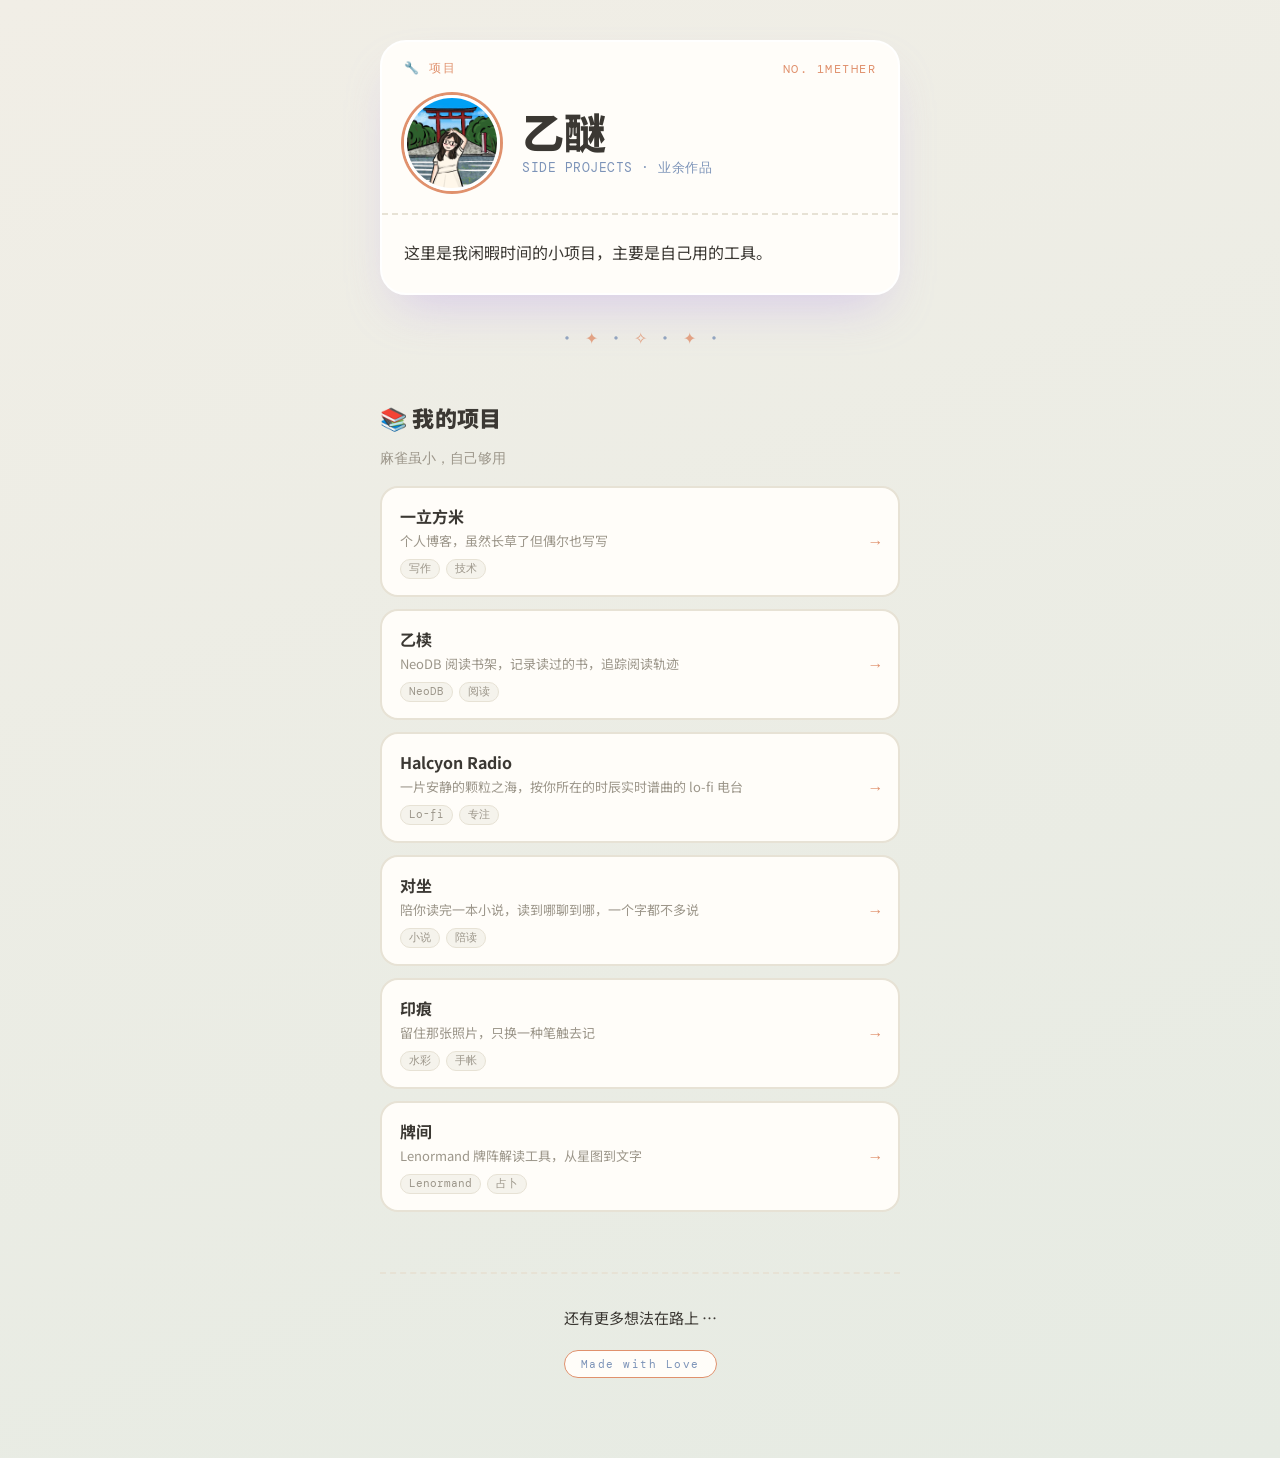
<file: projects/index.html>
<!DOCTYPE html>
<html lang="zh">
<head>
<meta charset="UTF-8">
<meta name="viewport" content="width=device-width, initial-scale=1">
<title>乙醚 · 项目</title>
<link rel="icon" type="image/svg+xml" href="../favicon.svg" />
<link rel="preconnect" href="https://fonts.googleapis.com">
<link rel="preconnect" href="https://fonts.gstatic.com" crossorigin>
<link href="https://fonts.googleapis.com/css2?family=Outfit:wght@400;500;600;700&family=DM+Mono:wght@400;500&family=Quicksand:wght@400;500;600&family=Noto+Sans+SC:wght@400;500;700;900&display=swap" rel="stylesheet">
<link rel="stylesheet" href="../css/common.css">
</head>
<body>
<div class="wrap">

  <!-- HERO TICKET -->
  <div class="hero">
    <div class="hero-top">
      <span>&#x1f527; 项目</span>
      <span>NO. 1METHER</span>
    </div>
    <div class="hero-main">
      <div class="avatar">
        <img src="../images/avatar.jpg" alt="乙醚">
      </div>
      <div class="hero-id">
        <div class="name">乙醚</div>
        <div class="role">SIDE PROJECTS · 业余作品</div>
      </div>
    </div>
    <div class="tear"></div>
    <div class="hero-bio">
      <p>这里是我闲暇时间的小项目，主要是自己用的工具。</p>
    </div>
  </div>

  <div class="barcode">
    <span>&middot;</span><span>&#x2726;</span><span>&middot;</span><span>&#x2727;</span><span>&middot;</span><span>&#x2726;</span><span>&middot;</span>
  </div>

  <!-- PROJECTS -->
  <div class="section-head"><h2 class="cjk">&#x1f4da; 我的项目</h2></div>
  <div class="section-sub">麻雀虽小，自己够用</div>

  <!-- Blog -->
  <a class="ticket-link" href="https://blog.1mether.me/" target="_blank" rel="noopener">
      <span class="tl-body">
        <span class="tl-name">一立方米</span>
        <span class="tl-desc">个人博客，虽然长草了但偶尔也写写</span>
        <span class="tags">
          <span>写作</span>
          <span>技术</span>
        </span>
      </span>
      <span class="tl-arrow">&rarr;</span>
    </a>
  <a class="ticket-link" href="https://reading.1mether.me/" target="_blank" rel="noopener">
      <span class="tl-body">
        <span class="tl-name">乙椟</span>
        <span class="tl-desc">NeoDB 阅读书架，记录读过的书，追踪阅读轨迹</span>
        <span class="tags">
          <span>NeoDB</span>
          <span>阅读</span>
        </span>
      </span>
      <span class="tl-arrow">&rarr;</span>
    </a>
  <a class="ticket-link" href="https://radio.1mether.me/" target="_blank" rel="noopener">
      <span class="tl-body">
        <span class="tl-name">Halcyon Radio</span>
        <span class="tl-desc">一片安静的颗粒之海，按你所在的时辰实时谱曲的 lo-fi 电台</span>
        <span class="tags">
          <span>Lo-fi</span>
          <span>专注</span>
        </span>
      </span>
      <span class="tl-arrow">&rarr;</span>
    </a>
  <a class="ticket-link" href="https://skills.1mether.me/duizuo/" target="_blank" rel="noopener">
      <span class="tl-body">
        <span class="tl-name">对坐</span>
        <span class="tl-desc">陪你读完一本小说，读到哪聊到哪，一个字都不多说</span>
        <span class="tags">
          <span>小说</span>
          <span>陪读</span>
        </span>
      </span>
      <span class="tl-arrow">&rarr;</span>
    </a>
  <a class="ticket-link" href="https://skills.1mether.me/photo-imprint/" target="_blank" rel="noopener">
      <span class="tl-body">
        <span class="tl-name">印痕</span>
        <span class="tl-desc">留住那张照片，只换一种笔触去记</span>
        <span class="tags">
          <span>水彩</span>
          <span>手帐</span>
        </span>
      </span>
      <span class="tl-arrow">&rarr;</span>
    </a>
  <a class="ticket-link" href="https://skills.1mether.me/in-the-cards/" target="_blank" rel="noopener">
      <span class="tl-body">
        <span class="tl-name">牌间</span>
        <span class="tl-desc">Lenormand 牌阵解读工具，从星图到文字</span>
        <span class="tags">
          <span>Lenormand</span>
          <span>占卜</span>
        </span>
      </span>
      <span class="tl-arrow">&rarr;</span>
    </a>

  <!-- FOOTER -->
  <div class="footer">
    <p>还有更多想法在路上 &hellip;</p>
    <span class="stamp">Made with Love</span>
  </div>

</div>
</body>
</html>
</file>
<file: css/common.css>
/* ==========================================
   Shared styles for 1mether.me sub-pages
   Used by: /links/, /projects/
   ========================================== */

:root {
  --bg1: #F1EEE6;
  --bg2: #E6EBE3;
  --card: #FFFDF9;
  --card-dim: #F5F3EC;
  --ink: #3B3833;
  --line: #E7E2D5;
  --blue: #7C93B8;
  --sage: #8FAE94;
  --coral: #E0916D;
  --muted: #9c968a;
}

* { margin:0; padding:0; box-sizing:border-box; }

html { scroll-behavior:smooth; }

body {
  background: linear-gradient(160deg, var(--bg1) 0%, var(--bg2) 100%);
  color: var(--ink);
  font-family: 'Noto Sans SC', 'Quicksand', sans-serif;
  -webkit-font-smoothing: antialiased;
}

.wrap {
  max-width: 560px;
  margin: 0 auto;
  padding: 40px 20px 80px 20px;
}

/* ---------- sparkle divider ---------- */
.barcode {
  display:flex;
  align-items:center;
  justify-content:center;
  gap:10px;
  margin: 30px 0;
  font-size:16px;
  color: var(--blue);
  opacity:0.8;
}
.barcode span:nth-child(2n) { color: var(--coral); }
.barcode span { display:block; }

/* ---------- hero ticket ---------- */
.hero {
  background: var(--card);
  color: var(--ink);
  border-radius: 26px;
  position: relative;
  overflow:hidden;
  box-shadow: 0 24px 50px -18px rgba(183,156,237,0.45);
  border: 2px solid #fff;
}

.hero-top {
  display:flex;
  justify-content:space-between;
  align-items:center;
  padding: 18px 22px 0 22px;
  font-family:'DM Mono', monospace;
  font-size: 12px;
  letter-spacing: 1.5px;
  color: var(--coral);
  text-transform:uppercase;
}

.hero-main {
  display:flex;
  gap: 22px;
  align-items:center;
  padding: 18px 22px 22px 22px;
}

.avatar {
  width: 96px; height: 96px;
  border-radius: 50%;
  overflow:hidden;
  flex-shrink:0;
  border: 3px solid #fff;
  box-shadow: 0 0 0 3px var(--coral);
}
.avatar img { width:100%; height:100%; object-fit:cover; display:block; }

.hero-id .name {
  font-family:'Noto Sans SC', sans-serif;
  font-weight:900;
  font-size: 42px;
  line-height:1;
  color: var(--ink);
}
.hero-id .role {
  margin-top:8px;
  font-family:'DM Mono', monospace;
  font-size: 12.5px;
  color: var(--blue);
  letter-spacing:0.5px;
}

.tear {
  position:relative;
  height:0;
  border-top: 2px dashed var(--line);
  margin: 0 0;
}
.tear::before, .tear::after {
  content:"";
  position:absolute;
  top:-11px;
  width:22px; height:22px;
  border-radius:50%;
  background: var(--bg2);
}
.tear::before { left:-31px; }
.tear::after { right:-31px; }

.hero-bio {
  padding: 22px 22px 26px 22px;
  font-size: 16px;
  line-height:1.9;
}

/* ---------- section heading ---------- */
.section-head {
  display:flex;
  align-items:baseline;
  gap:12px;
  margin: 52px 0 16px 0;
}
.section-head .num { display:none; }
.section-head h2 {
  font-family:'Outfit', sans-serif;
  font-weight:600;
  font-size: 24px;
  letter-spacing:0.2px;
  color: var(--ink);
}
.section-head .cjk {
  font-family:'Noto Sans SC', sans-serif;
  font-weight:900;
  font-size:22px;
  color: var(--ink);
}
.section-sub {
  font-family:'Quicksand', sans-serif;
  font-weight:500;
  font-size:14px;
  color: var(--muted);
  margin-bottom: 18px;
}

/* ---------- ticket links ---------- */
.ticket-link {
  display:flex;
  align-items:center;
  gap:16px;
  background: var(--card);
  border:2px solid var(--line);
  border-radius:18px;
  padding:16px 18px;
  margin-bottom:12px;
  text-decoration:none;
  color:inherit;
  transition: border-color 0.15s ease, transform 0.15s ease;
}
.ticket-link:hover { border-color: var(--coral); transform: translateX(2px); }
.ticket-link:focus-visible { outline: 2px solid var(--blue); outline-offset:2px; }

.tl-code {
  font-family:'DM Mono', monospace;
  font-size:12px;
  color: #fff;
  background: linear-gradient(135deg, var(--coral), var(--blue));
  border-radius:10px;
  width:34px; height:34px;
  display:flex; align-items:center; justify-content:center;
  flex-shrink:0;
}
.tl-body { display:flex; flex-direction:column; gap:3px; flex:1; min-width:0; }
.tl-name { font-weight:700; font-size:16px; color:var(--ink); }
.tl-desc { font-size:13px; color: var(--muted); }
.tl-arrow { color: var(--coral); font-family:'DM Mono', monospace; }

/* ---------- footer ---------- */
.footer {
  margin-top:60px;
  text-align:center;
  padding-top: 30px;
  border-top: 2px dashed var(--line);
}
.footer p {
  font-size:15px;
  line-height:1.8;
  color: var(--ink);
  margin-bottom: 18px;
}
.footer .stamp {
  display:inline-block;
  font-family:'DM Mono', monospace;
  font-size:11px;
  letter-spacing:1.5px;
  color: var(--blue);
  background: var(--card);
  border:1.5px solid var(--coral);
  border-radius:999px;
  padding:6px 16px;
}

a { color: var(--blue); }

/* ---------- responsive ---------- */
@media (max-width:420px) {
  .hero-id .name { font-size:32px; }
}

/* ==========================================
   /links/ page-specific (badges, logs)
   ========================================== */

.hero-bio .flags { letter-spacing:2px; }

.hero-tags {
  display:flex;
  gap:8px;
  flex-wrap:wrap;
  margin-top:14px;
}
.hero-tags span {
  font-family:'DM Mono', monospace;
  font-size:12px;
  background: var(--card-dim);
  border: 1.5px solid var(--coral);
  border-radius: 999px;
  padding: 4px 12px;
  color: var(--ink);
}

/* ---------- oshi badges ---------- */
.badges {
  display:grid;
  grid-template-columns: 1fr 1fr;
  gap:14px;
}
.badge {
  background: linear-gradient(155deg, var(--card), var(--card-dim));
  border:2px solid var(--line);
  border-radius:20px;
  padding:12px 12px 16px 12px;
  color: var(--ink);
  display:flex;
  flex-direction:column;
  gap:10px;
  position:relative;
}
.badge-photo {
  width:100%;
  aspect-ratio: 1 / 1;
  border-radius:14px;
  object-fit:cover;
  border:2px solid #fff;
  box-shadow: 0 0 0 2px var(--line);
}
.badge-text { display:flex; flex-direction:column; gap:3px; min-width:0; text-align:center; }
.badge-group { font-weight:700; font-size:15px; }
.badge-person { font-family:'DM Mono', monospace; font-size:12px; color: var(--blue); }

.oshi-extra {
  margin-top:14px;
  font-size:14px;
  line-height:1.9;
  color: var(--muted);
}
.oshi-extra b { color: var(--ink); font-weight:600; }

/* ---------- logs / accordions ---------- */
details.log {
  background: var(--card);
  border:2px solid var(--line);
  border-radius:18px;
  margin-bottom:12px;
  overflow:hidden;
}
details.log summary {
  list-style:none;
  cursor:pointer;
  display:flex;
  align-items:center;
  justify-content:space-between;
  padding:18px 20px;
  font-weight:700;
  font-size:16px;
  color: var(--ink);
}
details.log summary::-webkit-details-marker { display:none; }
.log-count {
  font-family:'DM Mono', monospace;
  font-size:12px;
  color: #fff;
  background: var(--sage);
  border-radius:999px;
  padding:4px 12px;
  margin-left:10px;
}
.log-meta { display:flex; align-items:center; }
.chev {
  font-family:'DM Mono', monospace;
  color: var(--muted);
  transition: transform 0.2s ease;
}
details[open] .chev { transform: rotate(90deg); }

.log-rows {
  border-top: 2px dashed var(--line);
  padding: 6px 20px 14px 20px;
  max-height: 420px;
  overflow-y: auto;
}
.row {
  display:flex;
  gap:12px;
  align-items:baseline;
  padding: 9px 0;
  border-bottom: 1px solid var(--line);
  font-size:14px;
}
.row:last-child { border-bottom:none; }
.row-date {
  font-family:'DM Mono', monospace;
  color: var(--coral);
  font-size:12px;
  flex-shrink:0;
  width: 108px;
}
.row-title { font-weight:600; flex:1; min-width:0; color: var(--ink); }
.row-venue { color: var(--muted); font-size:12.5px; text-align:right; flex-shrink:0; }

@media (max-width:420px) {
  .badges { grid-template-columns: 1fr; }
  .row-venue { display:none; }
}

/* ==========================================
   /projects/ page-specific (tech tags)
   ========================================== */

body {
  min-height: 100vh;
}

/* ---------- tech tags ---------- */
.tags {
  display:flex;
  gap:6px;
  flex-wrap:wrap;
  margin-top:6px;
}
.tags span {
  font-family:'DM Mono', monospace;
  font-size:10.5px;
  background: var(--card-dim);
  border: 1px solid var(--line);
  border-radius: 999px;
  padding: 2px 8px;
  color: var(--muted);
}
</file>
